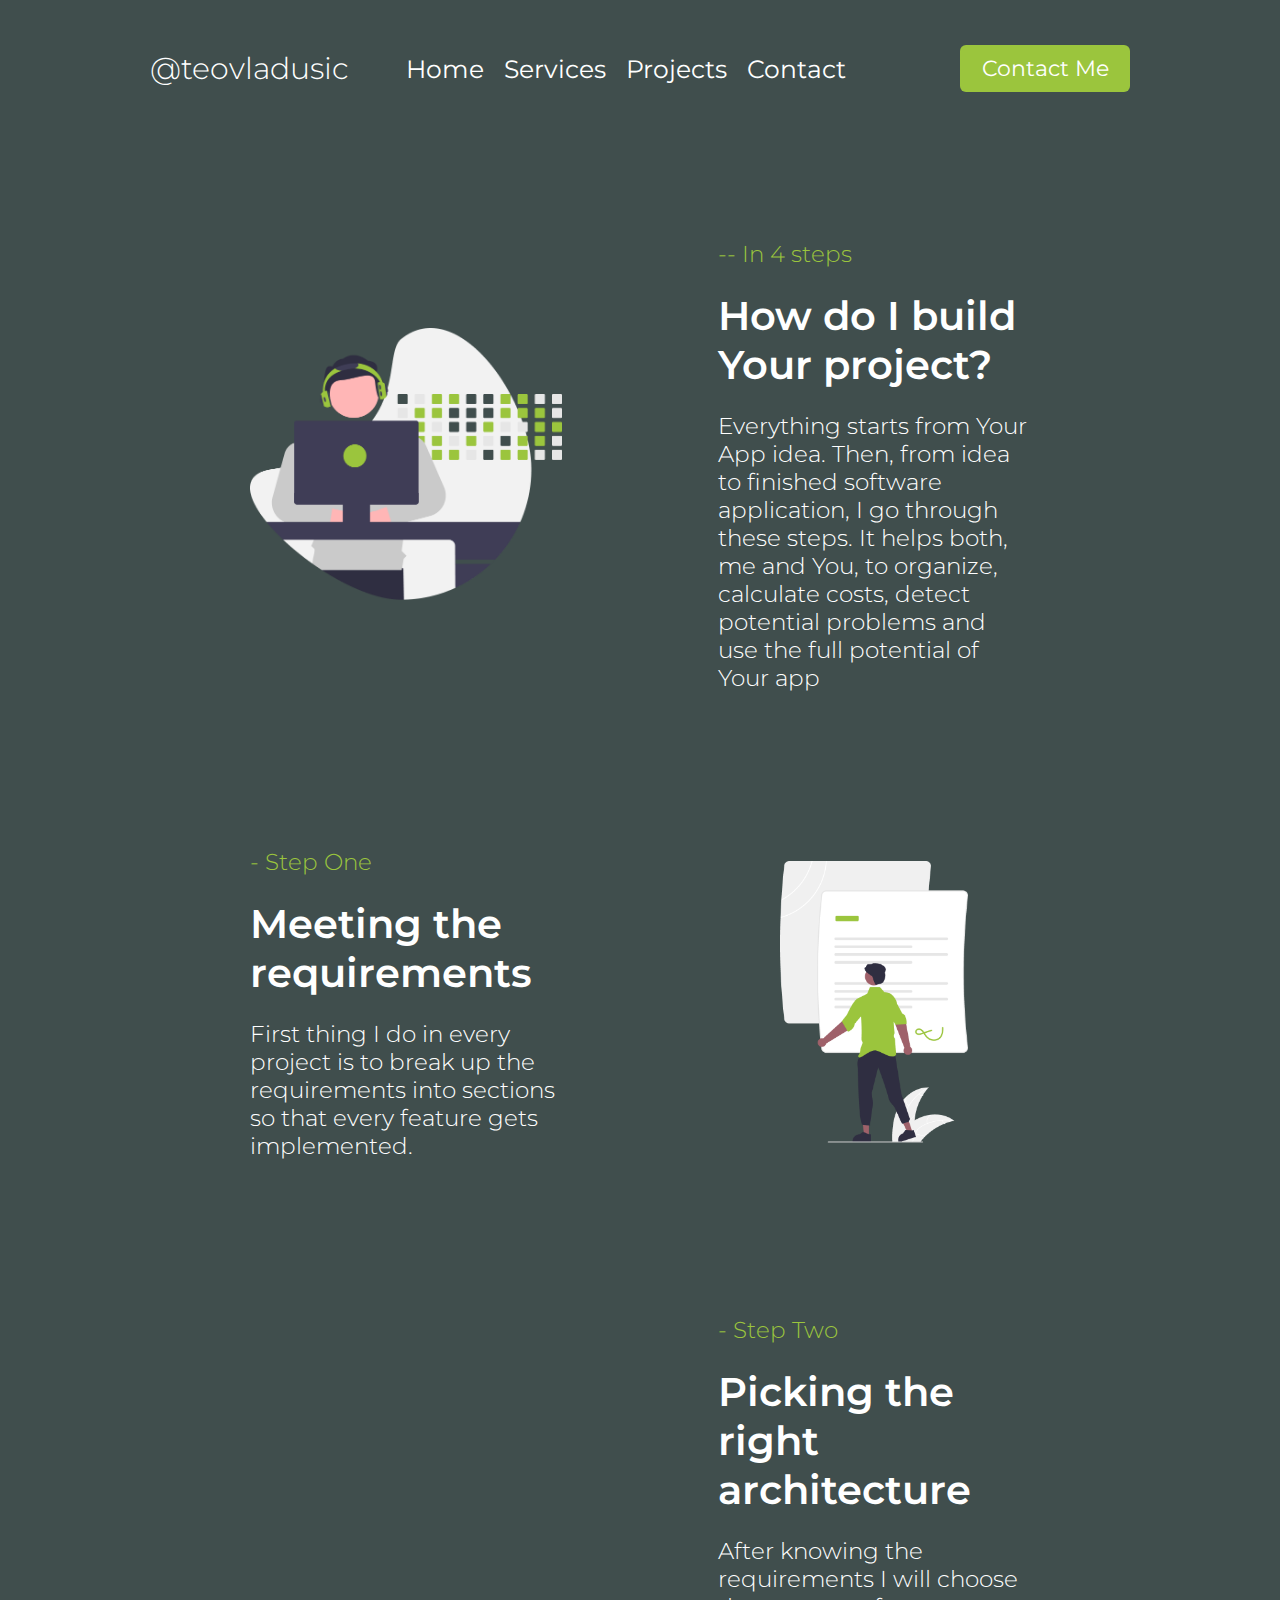
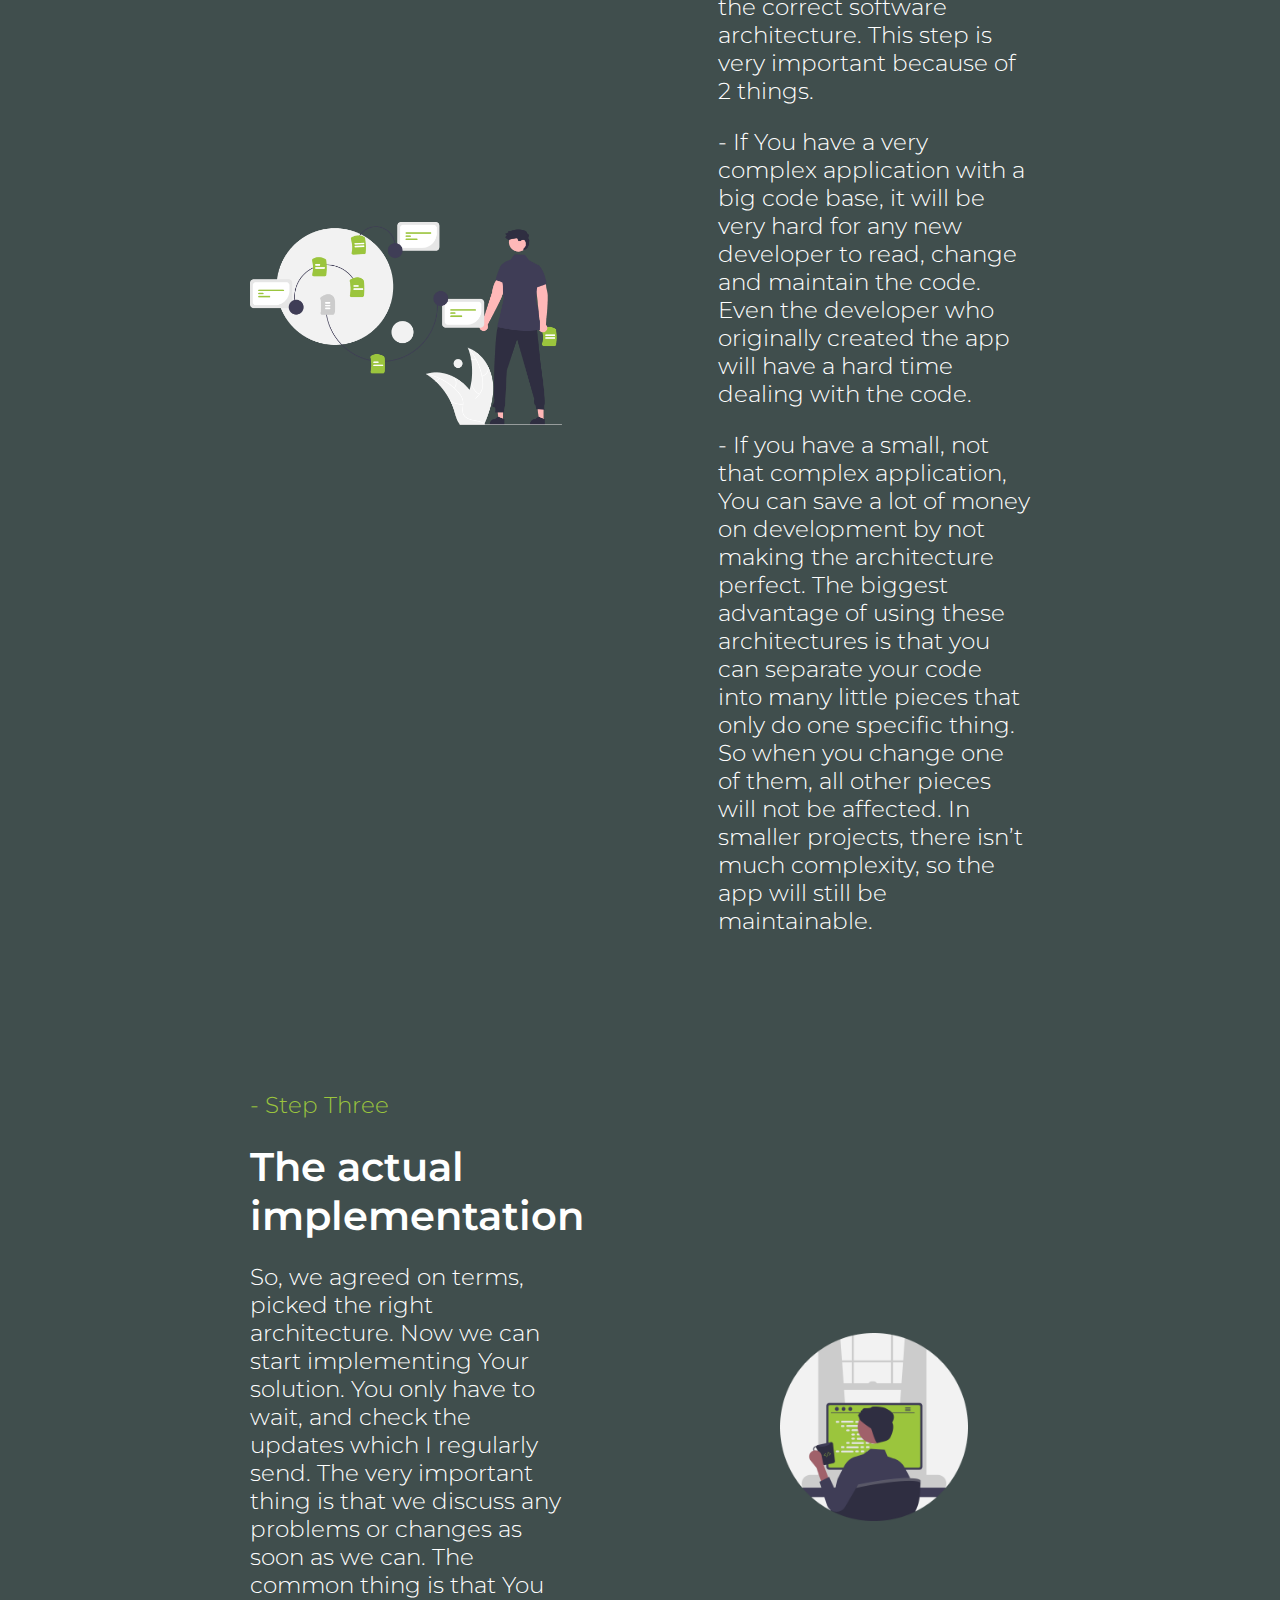
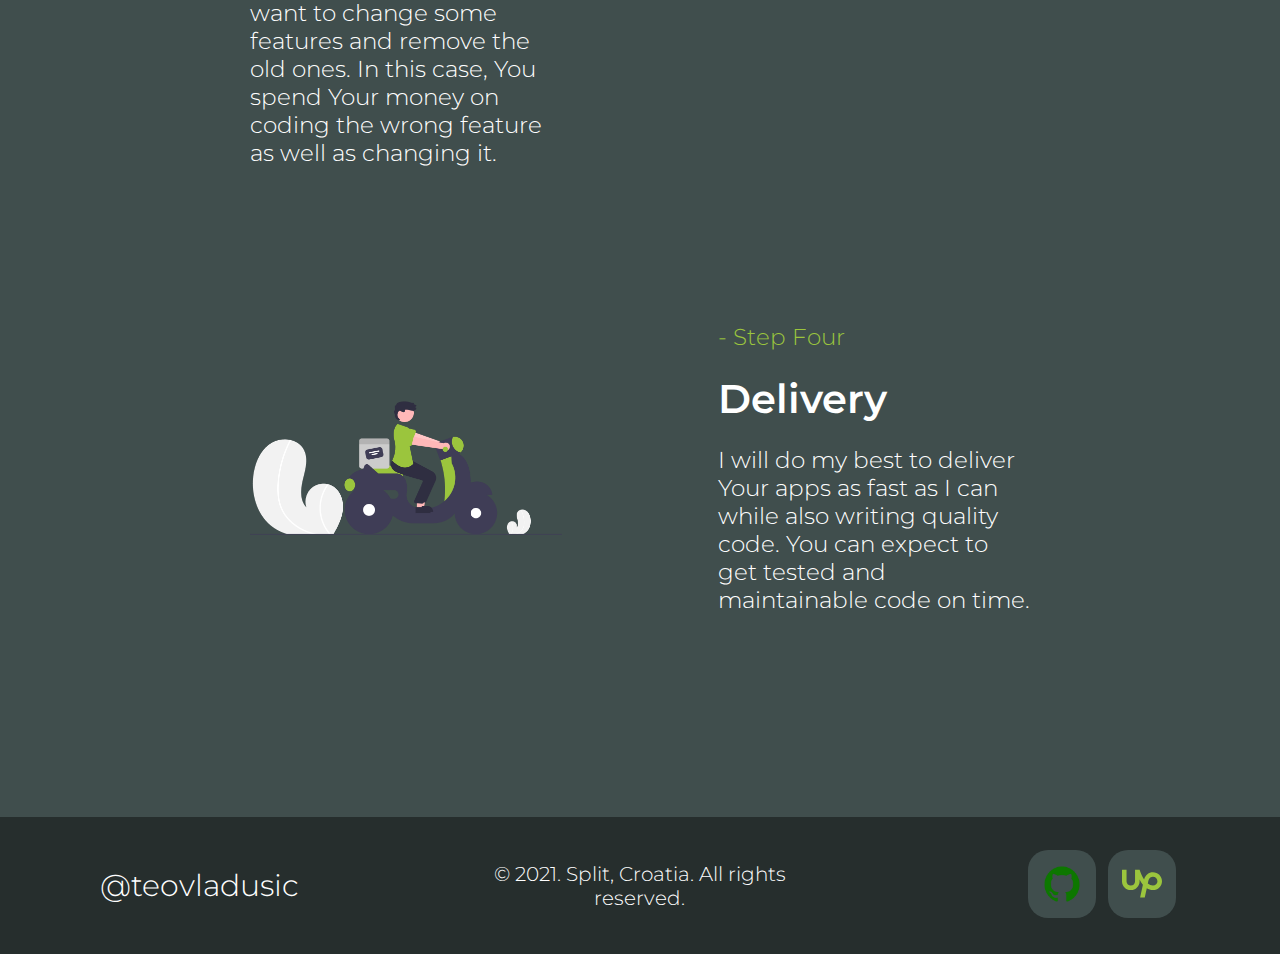
<file: projects-info.html>
<!DOCTYPE html>
<html lang="en">
  <head>
    <meta charset="UTF-8" />
    <meta http-equiv="X-UA-Compatible" content="IE=edge" />
    <meta name="viewport" content="width=device-width, initial-scale=1.0" />
    <title>How Do I Build Projects</title>
    <link rel="stylesheet" href="/style/projects-info-styles.css" />
    <style>
      @import url("https://fonts.googleapis.com/css2?family=Montserrat:ital,wght@0,100;0,200;0,300;0,400;0,500;0,600;0,700;0,800;0,900;1,100;1,200;1,300;1,400;1,500;1,600;1,700;1,800;1,900&display=swap");
    </style>
  </head>
  <body>
    <div class="navbar">
      <nav>
        <p>
          <a href="/#introduction">@teovladusic</a>
        </p>
        <ul>
          <li><a href="/#introduction">Home</a></li>
          <li><a href="/#services">Services</a></li>
          <li><a href="/#project-one">Projects</a></li>
          <li><a href="/#contact">Contact</a></li>
        </ul>
        <button class="nav-right green-btn">
          <a href="/#contact">Contact Me</a>
        </button>
      </nav>
    </div>
    <section class="project-image-left project-desktop">
      <div class="left">
        <img src="images/projects-info-img-1.png" alt="image info" />
      </div>
      <div class="right">
        <p class="text-link">-- In 4 steps</p>
        <h4>How do I build Your project?</h4>
        <p>
          Everything starts from Your App idea. Then, from idea to finished
          software application, I go through these steps. It helps both, me and
          You, to organize, calculate costs, detect potential problems and use
          the full potential of Your app
        </p>
      </div>
    </section>

    <section id="project-one" class="project-mobile">
      <p class="text-link">-- In 4 steps</p>
      <h4>How do I build Your project?</h4>
      <img src="images/projects-info-img-1.png" alt="image info" />
      <p>
        Everything starts from Your App idea. Then, from idea to finished
        software application, I go through these steps. It helps both, me and
        You, to organize, calculate costs, detect potential problems and use the
        full potential of Your app
      </p>
    </section>

    <section class="project-image-right project-desktop">
      <div class="left">
        <p class="text-link">- Step One</p>
        <h4>Meeting the requirements</h4>
        <p>
          First thing I do in every project is to break up the requirements into
          sections so that every feature gets implemented.
        </p>
      </div>
      <div class="right">
        <img
          src="/images/projects-info-img-2.png"
          alt="Meeting the requirements"
        />
      </div>
    </section>

    <section id="project-two" class="project-mobile">
      <p class="text-link">- Step One</p>
      <h4>Meeting the requirements</h4>
      <img
        src="/images/projects-info-img-2.png"
        alt="Meeting the requirements"
      />
      <p>
        First thing I do in every project is to break up the requirements into
        sections so that every feature gets implemented.
      </p>
    </section>

    <section class="project-image-left project-desktop">
      <div class="left">
        <img
          src="/images/projects-info-img-3.png"
          alt="Picking the right architecture"
        />
      </div>
      <div class="right">
        <p class="text-link">- Step Two</p>
        <h4>Picking the right architecture</h4>
        <p>
          After knowing the requirements I will choose the correct software
          architecture. This step is very important because of 2 things.
        </p>
        <p>
          - If You have a very complex application with a big code base, it will
          be very hard for any new developer to read, change and maintain the
          code. Even the developer who originally created the app will have a
          hard time dealing with the code.
        </p>
        <p>
          - If you have a small, not that complex application, You can save a
          lot of money on development by not making the architecture perfect.
          The biggest advantage of using these architectures is that you can
          separate your code into many little pieces that only do one specific
          thing. So when you change one of them, all other pieces will not be
          affected. In smaller projects, there isn’t much complexity, so the app
          will still be maintainable.
        </p>
      </div>
    </section>

    <section id="project-three" class="project-mobile">
      <p class="text-link">- Step Two</p>
      <h4>Picking the right architecture</h4>
      <img
        src="/images/projects-info-img-3.png"
        alt="Picking the right architecture"
      />
      <p class="first">
        After knowing the requirements I will choose the correct software
        architecture. This step is very important because of 2 things.
      </p>
      <p>
        - If You have a very complex application with a big code base, it will
        be very hard for any new developer to read, change and maintain the
        code. Even the developer who originally created the app will have a hard
        time dealing with the code.
      </p>
      <p>
        - If you have a small, not that complex application, You can save a lot
        of money on development by not making the architecture perfect. The
        biggest advantage of using these architectures is that you can separate
        your code into many little pieces that only do one specific thing. So
        when you change one of them, all other pieces will not be affected. In
        smaller projects, there isn’t much complexity, so the app will still be
        maintainable.
      </p>
    </section>

    <section class="project-image-right project-desktop">
      <div class="left">
        <p class="text-link">- Step Three</p>
        <h4>The actual implementation</h4>
        <p>
          So, we agreed on terms, picked the right architecture. Now we can
          start implementing Your solution. You only have to wait, and check the
          updates which I regularly send. The very important thing is that we
          discuss any problems or changes as soon as we can. The common thing is
          that You want to change some features and remove the old ones. In this
          case, You spend Your money on coding the wrong feature as well as
          changing it.
        </p>
      </div>
      <div class="right">
        <img
          src="images/projects-info-img-4.png"
          alt="The actual implementation"
        />
      </div>
    </section>

    <section id="project-four" class="project-mobile">
      <p class="text-link">- Step Three</p>
      <h4>The actual implementation</h4>
      <img
        src="images/projects-info-img-4.png"
        alt="The actual implementation"
      />
      <p>
        So, we agreed on terms, picked the right architecture. Now we can start
        implementing Your solution. You only have to wait, and check the updates
        which I regularly send. The very important thing is that we discuss any
        problems or changes as soon as we can. The common thing is that You want
        to change some features and remove the old ones. In this case, You spend
        Your money on coding the wrong feature as well as changing it.
      </p>
    </section>

    <section class="project-image-left project-desktop">
      <div class="left">
        <img src="images/projects-info-img-5.png" alt="Delivery" />
      </div>
      <div class="right">
        <p class="text-link">- Step Four</p>
        <h4>Delivery</h4>
        <p>
          I will do my best to deliver Your apps as fast as I can while also
          writing quality code. You can expect to get tested and maintainable
          code on time.
        </p>
      </div>
    </section>

    <section class="project-mobile">
      <p class="text-link">- Step Four</p>
      <h4>Delivery</h4>
      <img src="images/projects-info-img-5.png" alt="Delivery" />
      <p>
        I will do my best to deliver Your apps as fast as I can while also
        writing quality code. You can expect to get tested and maintainable code
        on time.
      </p>
    </section>

    <footer>
      <p class="left desktop">
        <a href="/#introduction">@teovladusic</a>
      </p>
      <div class="footer-bottom mobile">
        <p class="logo">
          <a href="/#introduction">@teovladusic</a>
        </p>
        <div class="images">
          <a href="https://github.com/teovladusic">
            <img src="./images/github.png" alt="github" />
          </a>
          <a href="https://www.upwork.com/freelancers/~013b050ec9859e9121">
            <img src="./images/upwork.svg" alt="upwork" />
          </a>
        </div>
      </div>
      <p class="center">© 2021. Split, Croatia. All rights reserved.</p>
      <div class="right desktop">
        <a href="https://github.com/teovladusic">
          <img src="./images/github.png" alt="github" />
        </a>
        <a href="https://www.upwork.com/freelancers/~013b050ec9859e9121">
          <img src="./images/upwork.svg" alt="upwork" />
        </a>
      </div>
    </footer>
  </body>
</html>
</file>
<file: style/projects-info-styles.css>
html,
body {
  background-color: #404e4d;
  margin: 0;
  padding: 0;
  color: white;
  font-family: "Montserrat", sans-serif;
  scroll-behavior: smooth;
}

.green-btn {
  border: none;
  background-color: #9bc53d;
  font-family: "Montserrat", sans-serif;
  color: white;
  cursor: pointer;
}

.mobile {
  display: none;
}

.project-mobile {
  display: none;
}

a {
  text-decoration: none;
  color: white;
}

.navbar {
  padding: 20px 150px;
}

.navbar nav {
  display: -webkit-box;
  display: -ms-flexbox;
  display: flex;
  -webkit-box-pack: justify;
      -ms-flex-pack: justify;
          justify-content: space-between;
  -webkit-box-align: center;
      -ms-flex-align: center;
          align-items: center;
}

.navbar nav p {
  font-size: 30px;
  font-weight: 300;
  cursor: pointer;
}

.navbar nav ul {
  display: -webkit-box;
  display: -ms-flexbox;
  display: flex;
  list-style: none;
  margin-right: 10%;
}

.navbar nav ul li {
  margin: 0px 10px;
  font-size: 25px;
  cursor: pointer;
}

.navbar nav ul li a {
  color: white;
}

.navbar nav button {
  padding: 10px 20px;
  border-radius: 6px;
  font-size: 22px;
  min-width: 170px;
}

.project-image-left {
  display: -webkit-box;
  display: -ms-flexbox;
  display: flex;
  -webkit-box-pack: justify;
      -ms-flex-pack: justify;
          justify-content: space-between;
  padding: 30px 250px;
  margin-top: 50px;
}

.project-image-left .left {
  display: inline-block;
  width: 40%;
  -ms-flex-item-align: center;
      -ms-grid-row-align: center;
      align-self: center;
}

.project-image-left .left img {
  width: 100%;
}

.project-image-left .right {
  width: 40%;
}

.project-image-left .right .text-link {
  color: #9bc53d;
  font-weight: 300;
  font-size: 23px;
  text-decoration: none;
}

.project-image-left .right h4 {
  margin-top: 0px;
  font-weight: 600;
  font-size: 40px;
  margin-bottom: 0px;
}

.project-image-left .right p {
  font-weight: 300;
  font-size: 23px;
}

#project-info-main h4 {
  font-size: 44px;
}

.project-image-right {
  display: -webkit-box;
  display: -ms-flexbox;
  display: flex;
  -webkit-box-pack: justify;
      -ms-flex-pack: justify;
          justify-content: space-between;
  padding: 30px 250px;
  margin-top: 50px;
}

.project-image-right .right {
  width: 40%;
  text-align: center;
  display: inline-block;
  -ms-flex-item-align: center;
      -ms-grid-row-align: center;
      align-self: center;
}

.project-image-right .right img {
  width: 60%;
}

.project-image-right .left {
  width: 40%;
}

.project-image-right .left .text-link {
  color: #9bc53d;
  font-weight: 300;
  font-size: 23px;
  text-decoration: none;
}

.project-image-right .left h4 {
  margin-top: 0px;
  font-weight: 600;
  font-size: 40px;
  margin-bottom: 0px;
}

.project-image-right .left p {
  font-weight: 300;
  font-size: 23px;
}

footer {
  padding: 20px 100px;
  margin-top: 150px;
  background-color: #262e2d;
  display: -webkit-box;
  display: -ms-flexbox;
  display: flex;
  -webkit-box-align: center;
      -ms-flex-align: center;
          align-items: center;
}

footer .left {
  width: 33.33%;
  text-align: left;
  font-weight: 300;
  font-size: 30px;
}

footer .center {
  text-align: center;
  width: 33.33%;
  font-weight: 300;
  font-size: 20px;
}

footer .right {
  width: 33.33%;
  text-align: end;
}

footer .right img {
  width: 40px;
  height: 40px;
  margin: 0px 4px;
  background-color: #404e4d;
  padding: 14px;
  border-radius: 20px;
}

@media only screen and (max-width: 1200px) {
  section {
    padding: 30px 80px;
  }
  .project-image-left,
  .project-image-right {
    padding: 30px 140px;
  }
  .navbar {
    padding: 20px 80px;
  }
  .navbar nav p {
    font-size: 24px;
  }
  .navbar nav ul {
    margin-right: 0;
  }
  .navbar nav ul li {
    font-size: 20px;
  }
  .navbar nav button {
    min-width: 170px;
    font-size: 20px;
    padding: 10px 12px;
  }
}

@media only screen and (max-width: 950px) {
  .desktop {
    display: none;
  }
  .mobile {
    display: block;
  }
  footer {
    display: block;
    padding: 20px 30px;
  }
  footer .center {
    width: 100%;
  }
  footer .footer-bottom {
    display: -webkit-box;
    display: -ms-flexbox;
    display: flex;
    -webkit-box-pack: justify;
        -ms-flex-pack: justify;
            justify-content: space-between;
    -webkit-box-align: center;
        -ms-flex-align: center;
            align-items: center;
  }
  footer .footer-bottom .logo {
    font-size: 24px;
    font-weight: 300;
  }
  footer .footer-bottom .images img {
    width: 25px;
    height: 25px;
    margin: 0px 4px;
    background-color: #404e4d;
    padding: 12px;
    border-radius: 20px;
  }
}

@media only screen and (max-width: 900px) {
  section,
  .navbar {
    padding: 30px 40px;
  }
  .project-image-left,
  .project-image-right {
    padding: 30px 60px;
  }
  .navbar {
    padding: 30px 40px;
  }
  .navbar nav ul {
    display: none;
  }
  footer .left {
    font-size: 24px;
  }
  footer .center {
    font-size: 18px;
  }
  footer .right a img {
    width: 25px;
    height: 25px;
  }
}

@media only screen and (max-width: 630px) {
  section,
  .navbar {
    padding: 15px 20px;
  }
  .navbar {
    padding: 15px 20px;
  }
  .navbar nav p {
    font-size: 20px;
  }
  .navbar nav button {
    min-width: 114px;
    font-size: 16px;
    padding: 10px 10px;
  }
  .project-desktop {
    display: none;
  }
  #project-one {
    margin-top: 0px;
  }
  #project-two img,
  #project-four img {
    width: 50%;
  }
  #project-three p {
    margin-top: 25px;
    margin-bottom: 0px;
  }
  #project-three .first {
    margin-top: 50px;
  }
  .project-mobile {
    display: block;
    padding: 0px 50px;
    margin-top: 160px;
  }
  .project-mobile .text-link {
    color: #9bc53d;
    font-weight: 300;
    font-size: 20px;
    text-decoration: none;
    margin-bottom: 10px;
  }
  .project-mobile h4 {
    margin-top: 0px;
    font-weight: 600;
    font-size: 35px;
  }
  .project-mobile p {
    margin-top: 50px;
    font-weight: 300;
    font-size: 20px;
  }
  .project-mobile img {
    display: block;
    margin: 0 auto;
    width: 70%;
  }
  footer {
    padding: 10px 15px;
  }
  footer .center {
    font-size: 13px;
  }
  footer .footer-bottom .logo {
    font-size: 20px;
  }
  footer .footer-bottom .images img {
    width: 20px;
    height: 20px;
  }
}
/*# sourceMappingURL=projects-info-styles.css.map */
</file>
